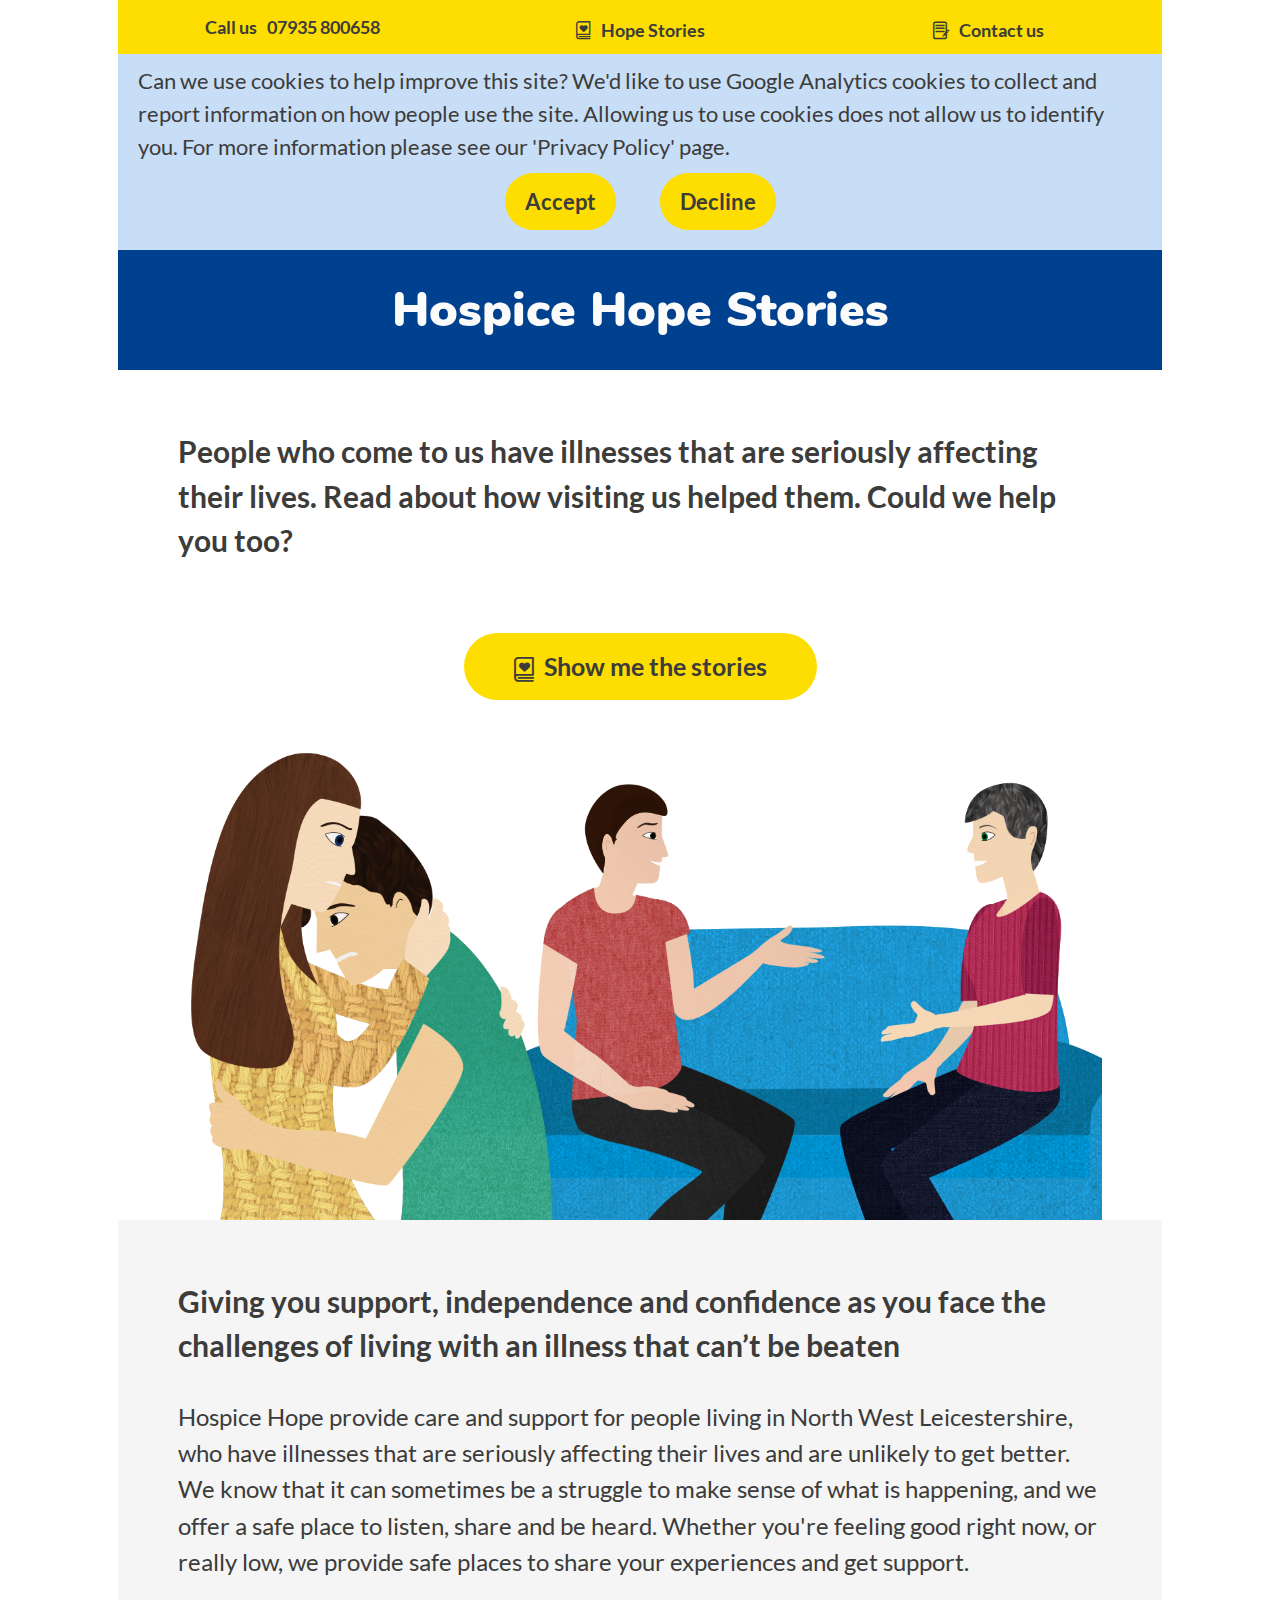
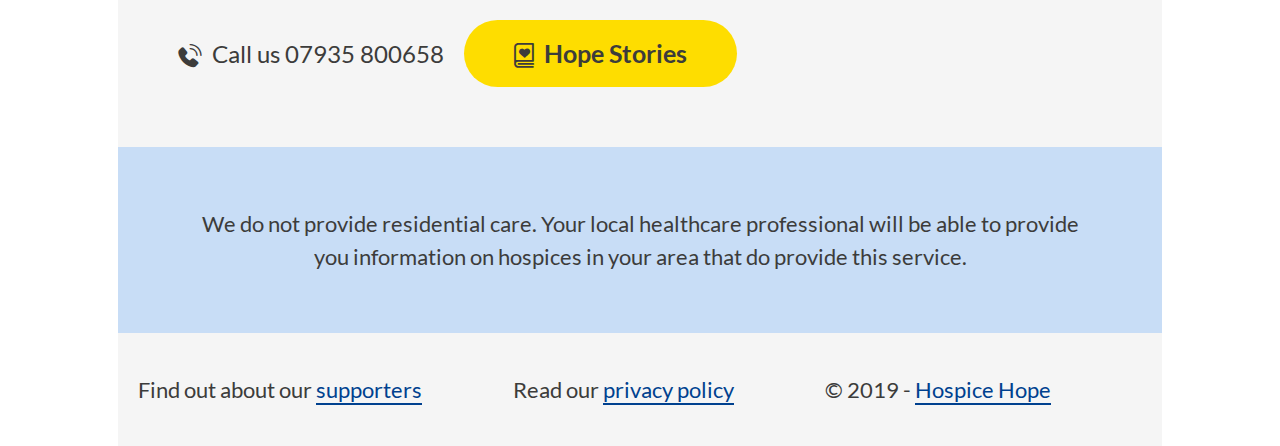
<file: index.html>
<!DOCTYPE html>
<html lang="en">
  <head>
    <meta charset="utf-8" />
    <meta name="viewport" content="width=device-width, initial-scale=1" />
    <title>Hospice Hope Stories</title>
    <meta
      name="description"
      content="People who come to us have illnesses that are seriously affecting their lives. Read about how visiting us helped them. Could we help you too?"
    />
    <meta property="og:title" content="Hospice Hope" />
    <meta
      name="og:description"
      content="People who come to us have illnesses that are seriously affecting their lives. Read about how visiting us helped them. Could we help you too?"
    />
    <meta
      property="og:image"
      content="https://www.hopestories.org.uk/banner.png"
    />
    <meta
      property="og:image:alt"
      content="A collage of illustrastions taken from the stories of people who have used Hospice Hope's services"
    />
    <link rel="icon" href="favicon.png" type="image/gif" />
    <link rel="icon" type="image/ico" href="favicon.ico" />
    <link rel="icon" type="image/png" sizes="16x16" href="favicon-16x16.png" />
    <link rel="icon" type="image/png" sizes="32x32" href="favicon-32x32.png" />
    <link rel="icon" type="image/png" sizes="96x96" href="favicon-96x96.png" />
    <link rel="apple-touch-icon" sizes="57x57" href="apple-icon-57x57.png" />
    <link rel="apple-touch-icon" sizes="60x60" href="apple-icon-60x60.png" />
    <link rel="apple-touch-icon" sizes="72x72" href="apple-icon-72x72.png" />
    <link rel="apple-touch-icon" sizes="76x76" href="apple-icon-76x76.png" />
    <link
      rel="apple-touch-icon"
      sizes="114x114"
      href="apple-icon-114x114.png"
    />
    <link
      rel="apple-touch-icon"
      sizes="120x120"
      href="apple-icon-120x120.png"
    />
    <link
      rel="apple-touch-icon"
      sizes="144x144"
      href="apple-icon-144x144.png"
    />
    <link
      rel="apple-touch-icon"
      sizes="152x152"
      href="apple-icon-152x152.png"
    />
    <link
      rel="apple-touch-icon"
      sizes="180x180"
      href="apple-icon-180x180.png"
    />
    <link
      rel="icon"
      type="image/png"
      sizes="192x192"
      href="android-icon-192x192.png"
    />
    <link rel="manifest" href="/manifest.json" />
    <!-- Global site tag (gtag.js) - Google Analytics -->
    <script
      async
      src="https://www.googletagmanager.com/gtag/js?id=UA-145839082-1"
    ></script>
    <script>
      window.dataLayer = window.dataLayer || [];
      function gtag() {
        dataLayer.push(arguments);
      }
      gtag("js", new Date());
    </script>
  </head>
  <body><script type="text/javascript" src="app.js"></script></body>
</html>
</file>
